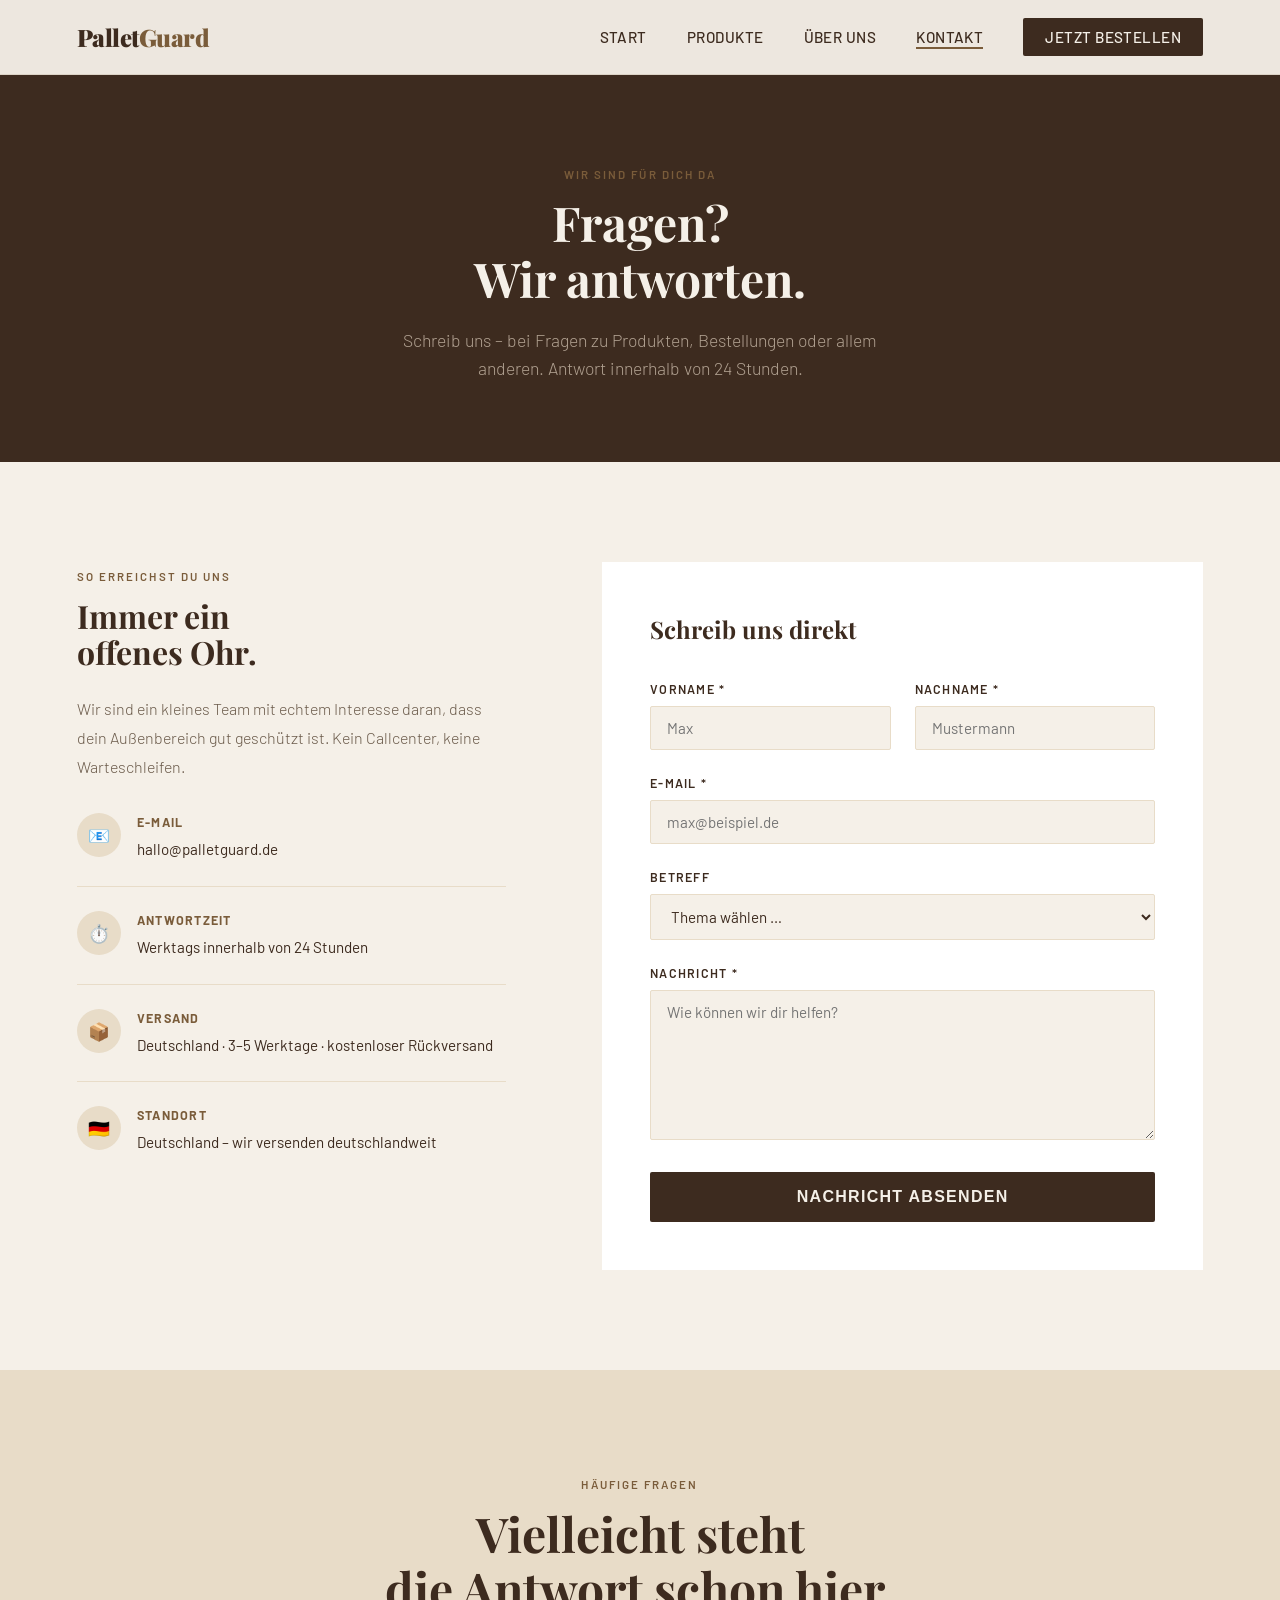
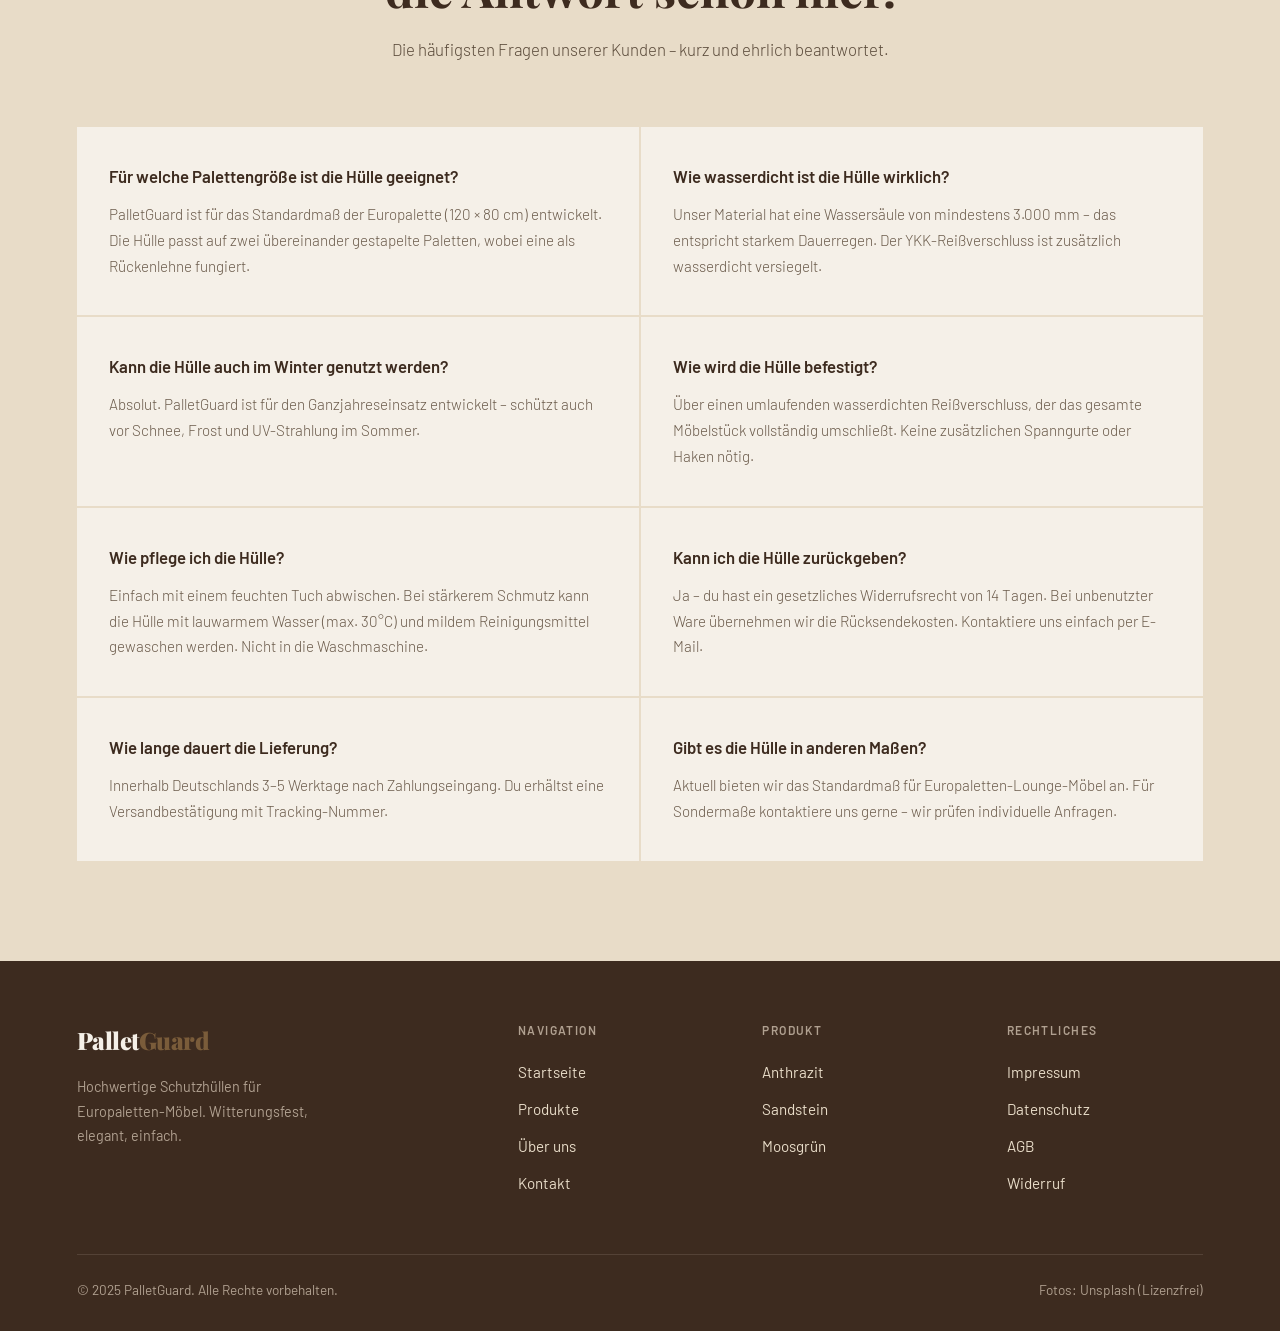
<file: kontakt.html>
<!DOCTYPE html>
<html lang="de">
<head>
  <meta charset="UTF-8" />
  <meta name="viewport" content="width=device-width, initial-scale=1.0" />
  <title>Kontakt – PalletGuard</title>
  <link rel="stylesheet" href="style.css" />
  <style>
    .contact-hero {
      padding: 160px 6vw 80px;
      background: var(--bark);
      text-align: center;
    }

    .contact-hero .section-title { color: var(--cream); }
    .contact-hero p { color: var(--stone); font-size: 1.1rem; font-weight: 300; max-width: 480px; margin: 0 auto; }

    /* ── CONTACT GRID ──────────────────────────────────── */
    .contact-section {
      padding: 100px 6vw;
      background: var(--cream);
      display: grid;
      grid-template-columns: 1fr 1.4fr;
      gap: 6rem;
      align-items: start;
    }

    .contact-info .section-title { font-size: 2rem; margin-bottom: 1.5rem; }

    .contact-info p {
      color: #6a5a4a;
      font-size: 1rem;
      line-height: 1.8;
      font-weight: 300;
      margin-bottom: 2rem;
    }

    .contact-item {
      display: flex;
      align-items: flex-start;
      gap: 16px;
      margin-bottom: 1.5rem;
      padding-bottom: 1.5rem;
      border-bottom: 1px solid var(--sand);
    }

    .contact-item:last-child { border-bottom: none; }

    .contact-icon {
      width: 44px;
      height: 44px;
      background: var(--sand);
      border-radius: 50%;
      display: flex;
      align-items: center;
      justify-content: center;
      font-size: 1.1rem;
      flex-shrink: 0;
    }

    .contact-item-text strong {
      display: block;
      font-size: 0.78rem;
      letter-spacing: 0.1em;
      text-transform: uppercase;
      color: var(--earth);
      margin-bottom: 3px;
    }

    .contact-item-text span {
      font-size: 0.95rem;
      color: var(--bark);
    }

    /* ── FORM ──────────────────────────────────────────── */
    .contact-form-wrap {
      background: white;
      padding: 48px;
    }

    .form-row {
      display: grid;
      grid-template-columns: 1fr 1fr;
      gap: 1.5rem;
      margin-bottom: 1.5rem;
    }

    .form-group {
      display: flex;
      flex-direction: column;
      gap: 6px;
    }

    .form-group.full { grid-column: 1 / -1; }

    .form-group label {
      font-size: 0.78rem;
      font-weight: 600;
      letter-spacing: 0.1em;
      text-transform: uppercase;
      color: var(--bark);
    }

    .form-group input,
    .form-group select,
    .form-group textarea {
      padding: 12px 16px;
      border: 1px solid var(--sand);
      background: var(--cream);
      font-family: 'Barlow', sans-serif;
      font-size: 0.95rem;
      color: var(--bark);
      outline: none;
      transition: border-color 0.2s;
      border-radius: 2px;
    }

    .form-group input:focus,
    .form-group select:focus,
    .form-group textarea:focus { border-color: var(--earth); background: white; }

    .form-group textarea { height: 150px; resize: vertical; }

    .form-submit { margin-top: 2rem; }

    .success-msg {
      display: none;
      padding: 1.5rem;
      background: #eef5ee;
      border: 1px solid var(--moosgruen);
      color: var(--forest);
      font-weight: 500;
      border-radius: 2px;
      margin-top: 1.5rem;
      text-align: center;
    }

    /* ── FAQ ───────────────────────────────────────────── */
    .faq-section {
      padding: 100px 6vw;
      background: var(--sand);
    }

    .faq-header {
      text-align: center;
      max-width: 520px;
      margin: 0 auto 4rem;
    }

    .faq-header p { color: #5a4a3a; font-size: 1.05rem; font-weight: 300; }

    .faq-grid {
      display: grid;
      grid-template-columns: 1fr 1fr;
      gap: 2px;
    }

    .faq-item {
      background: var(--cream);
      padding: 36px 32px;
    }

    .faq-item h3 {
      font-weight: 600;
      color: var(--bark);
      margin-bottom: 0.75rem;
      font-size: 1.05rem;
    }

    .faq-item p {
      color: #6a5a4a;
      font-size: 0.95rem;
      line-height: 1.7;
      font-weight: 300;
    }

    @media (max-width: 900px) {
      .contact-section { grid-template-columns: 1fr; gap: 3rem; }
      .form-row { grid-template-columns: 1fr; }
      .contact-form-wrap { padding: 32px 24px; }
      .faq-grid { grid-template-columns: 1fr; }
    }
  </style>
</head>
<body>

<nav id="navbar">
  <a href="index.html" class="nav-logo">Pallet<span>Guard</span></a>
  <ul class="nav-links">
    <li><a href="index.html">Start</a></li>
    <li><a href="produkte.html">Produkte</a></li>
    <li><a href="ueber-uns.html">Über uns</a></li>
    <li><a href="kontakt.html" class="active">Kontakt</a></li>
    <li><a href="produkte.html#bestellen" class="nav-cta">Jetzt bestellen</a></li>
  </ul>
  <div class="hamburger" onclick="toggleMenu()"><span></span><span></span><span></span></div>
</nav>

<!-- HERO -->
<section class="contact-hero">
  <span class="section-label">Wir sind für dich da</span>
  <h1 class="section-title">Fragen?<br>Wir antworten.</h1>
  <p>Schreib uns – bei Fragen zu Produkten, Bestellungen oder allem anderen. Antwort innerhalb von 24 Stunden.</p>
</section>

<!-- CONTACT -->
<section class="contact-section">
  <div class="contact-info">
    <span class="section-label">So erreichst du uns</span>
    <h2 class="section-title">Immer ein<br>offenes Ohr.</h2>
    <p>Wir sind ein kleines Team mit echtem Interesse daran, dass dein Außenbereich gut geschützt ist. Kein Callcenter, keine Warteschleifen.</p>

    <div class="contact-item">
      <div class="contact-icon">📧</div>
      <div class="contact-item-text">
        <strong>E-Mail</strong>
        <span>hallo@palletguard.de</span>
      </div>
    </div>

    <div class="contact-item">
      <div class="contact-icon">⏱️</div>
      <div class="contact-item-text">
        <strong>Antwortzeit</strong>
        <span>Werktags innerhalb von 24 Stunden</span>
      </div>
    </div>

    <div class="contact-item">
      <div class="contact-icon">📦</div>
      <div class="contact-item-text">
        <strong>Versand</strong>
        <span>Deutschland · 3–5 Werktage · kostenloser Rückversand</span>
      </div>
    </div>

    <div class="contact-item">
      <div class="contact-icon">🇩🇪</div>
      <div class="contact-item-text">
        <strong>Standort</strong>
        <span>Deutschland – wir versenden deutschlandweit</span>
      </div>
    </div>
  </div>

  <div class="contact-form-wrap">
    <h3 style="font-family: 'Playfair Display', serif; font-size: 1.5rem; color: var(--bark); margin-bottom: 2rem;">Schreib uns direkt</h3>
    <div class="form-row">
      <div class="form-group">
        <label>Vorname *</label>
        <input type="text" id="c-vorname" placeholder="Max" />
      </div>
      <div class="form-group">
        <label>Nachname *</label>
        <input type="text" id="c-nachname" placeholder="Mustermann" />
      </div>
    </div>
    <div class="form-row">
      <div class="form-group full">
        <label>E-Mail *</label>
        <input type="email" id="c-email" placeholder="max@beispiel.de" />
      </div>
    </div>
    <div class="form-row">
      <div class="form-group full">
        <label>Betreff</label>
        <select id="c-betreff">
          <option value="">Thema wählen …</option>
          <option>Frage zur Bestellung</option>
          <option>Frage zum Produkt</option>
          <option>Retoure / Rückgabe</option>
          <option>Zusammenarbeit / B2B</option>
          <option>Sonstiges</option>
        </select>
      </div>
    </div>
    <div class="form-row">
      <div class="form-group full">
        <label>Nachricht *</label>
        <textarea id="c-nachricht" placeholder="Wie können wir dir helfen?"></textarea>
      </div>
    </div>
    <div class="form-submit">
      <button class="btn-primary" onclick="sendContact()" style="width: 100%; padding: 16px; font-size: 1rem;">
        Nachricht absenden
      </button>
    </div>
    <div class="success-msg" id="contactSuccess">
      ✅ Danke für deine Nachricht! Wir melden uns innerhalb von 24 Stunden.
    </div>
  </div>
</section>

<!-- FAQ -->
<section class="faq-section">
  <div class="faq-header">
    <span class="section-label">Häufige Fragen</span>
    <h2 class="section-title">Vielleicht steht<br>die Antwort schon hier.</h2>
    <p>Die häufigsten Fragen unserer Kunden – kurz und ehrlich beantwortet.</p>
  </div>
  <div class="faq-grid">
    <div class="faq-item">
      <h3>Für welche Palettengröße ist die Hülle geeignet?</h3>
      <p>PalletGuard ist für das Standardmaß der Europalette (120 × 80 cm) entwickelt. Die Hülle passt auf zwei übereinander gestapelte Paletten, wobei eine als Rückenlehne fungiert.</p>
    </div>
    <div class="faq-item">
      <h3>Wie wasserdicht ist die Hülle wirklich?</h3>
      <p>Unser Material hat eine Wassersäule von mindestens 3.000 mm – das entspricht starkem Dauerregen. Der YKK-Reißverschluss ist zusätzlich wasserdicht versiegelt.</p>
    </div>
    <div class="faq-item">
      <h3>Kann die Hülle auch im Winter genutzt werden?</h3>
      <p>Absolut. PalletGuard ist für den Ganzjahreseinsatz entwickelt – schützt auch vor Schnee, Frost und UV-Strahlung im Sommer.</p>
    </div>
    <div class="faq-item">
      <h3>Wie wird die Hülle befestigt?</h3>
      <p>Über einen umlaufenden wasserdichten Reißverschluss, der das gesamte Möbelstück vollständig umschließt. Keine zusätzlichen Spanngurte oder Haken nötig.</p>
    </div>
    <div class="faq-item">
      <h3>Wie pflege ich die Hülle?</h3>
      <p>Einfach mit einem feuchten Tuch abwischen. Bei stärkerem Schmutz kann die Hülle mit lauwarmem Wasser (max. 30°C) und mildem Reinigungsmittel gewaschen werden. Nicht in die Waschmaschine.</p>
    </div>
    <div class="faq-item">
      <h3>Kann ich die Hülle zurückgeben?</h3>
      <p>Ja – du hast ein gesetzliches Widerrufsrecht von 14 Tagen. Bei unbenutzter Ware übernehmen wir die Rücksendekosten. Kontaktiere uns einfach per E-Mail.</p>
    </div>
    <div class="faq-item">
      <h3>Wie lange dauert die Lieferung?</h3>
      <p>Innerhalb Deutschlands 3–5 Werktage nach Zahlungseingang. Du erhältst eine Versandbestätigung mit Tracking-Nummer.</p>
    </div>
    <div class="faq-item">
      <h3>Gibt es die Hülle in anderen Maßen?</h3>
      <p>Aktuell bieten wir das Standardmaß für Europaletten-Lounge-Möbel an. Für Sondermaße kontaktiere uns gerne – wir prüfen individuelle Anfragen.</p>
    </div>
  </div>
</section>

<!-- FOOTER -->
<footer>
  <div class="footer-grid">
    <div class="footer-brand">
      <a href="index.html" class="nav-logo">Pallet<span style="color:var(--earth)">Guard</span></a>
      <p>Hochwertige Schutzhüllen für Europaletten-Möbel. Witterungsfest, elegant, einfach.</p>
    </div>
    <div><h4>Navigation</h4><ul class="footer-links"><li><a href="index.html">Startseite</a></li><li><a href="produkte.html">Produkte</a></li><li><a href="ueber-uns.html">Über uns</a></li><li><a href="kontakt.html">Kontakt</a></li></ul></div>
    <div><h4>Produkt</h4><ul class="footer-links"><li><a href="produkte.html">Anthrazit</a></li><li><a href="produkte.html">Sandstein</a></li><li><a href="produkte.html">Moosgrün</a></li></ul></div>
    <div><h4>Rechtliches</h4><ul class="footer-links"><li><a href="#">Impressum</a></li><li><a href="#">Datenschutz</a></li><li><a href="#">AGB</a></li><li><a href="#">Widerruf</a></li></ul></div>
  </div>
  <div class="footer-bottom">
    <span>© 2025 PalletGuard. Alle Rechte vorbehalten.</span>
    <span>Fotos: Unsplash (Lizenzfrei)</span>
  </div>
</footer>

<script>
  const nav = document.getElementById('navbar');
  window.addEventListener('scroll', () => nav.classList.toggle('scrolled', window.scrollY > 20));
  function toggleMenu() {
    const links = document.querySelector('.nav-links');
    links.style.display = links.style.display === 'flex' ? 'none' : 'flex';
    links.style.flexDirection = 'column'; links.style.position = 'absolute';
    links.style.top = '72px'; links.style.left = '0'; links.style.right = '0';
    links.style.background = 'var(--cream)'; links.style.padding = '1.5rem 6vw';
    links.style.borderBottom = '1px solid var(--sand)';
  }
  function sendContact() {
    const v = document.getElementById('c-vorname').value.trim();
    const e = document.getElementById('c-email').value.trim();
    const m = document.getElementById('c-nachricht').value.trim();
    if (!v || !e || !m) { alert('Bitte Vorname, E-Mail und Nachricht ausfüllen.'); return; }
    document.getElementById('contactSuccess').style.display = 'block';
    const btn = document.querySelector('.form-submit button');
    btn.disabled = true; btn.textContent = 'Nachricht gesendet ✓';
  }
</script>
</body>
</html>
</file>
<file: style.css>
@import url('https://fonts.googleapis.com/css2?family=Playfair+Display:wght@700;900&family=Barlow:wght@300;400;500;600&display=swap');

:root {
  --sand: #e8dcc8;
  --earth: #7a5c3a;
  --bark: #3d2b1f;
  --stone: #b0a090;
  --cream: #f5f0e8;
  --forest: #4a5e45;
  --slate: #2c2c2c;
  --white: #ffffff;

  /* Product Colors */
  --anthrazit: #3a3d42;
  --sandstone: #c4a97d;
  --moosgruen: #4a5e45;
}

* { margin: 0; padding: 0; box-sizing: border-box; }

html { scroll-behavior: smooth; }

body {
  font-family: 'Barlow', sans-serif;
  background: var(--cream);
  color: var(--slate);
  font-weight: 400;
  line-height: 1.6;
}

/* ── NAV ───────────────────────────────────────── */
nav {
  position: fixed;
  top: 0; left: 0; right: 0;
  z-index: 999;
  display: flex;
  align-items: center;
  justify-content: space-between;
  padding: 18px 6vw;
  background: rgba(245,240,232,0.96);
  backdrop-filter: blur(8px);
  border-bottom: 1px solid rgba(122,92,58,0.15);
  transition: box-shadow 0.3s;
}

nav.scrolled { box-shadow: 0 4px 24px rgba(61,43,31,0.10); }

.nav-logo {
  font-family: 'Playfair Display', serif;
  font-size: 1.5rem;
  font-weight: 900;
  color: var(--bark);
  text-decoration: none;
  letter-spacing: -0.5px;
}

.nav-logo span { color: var(--earth); }

.nav-links {
  display: flex;
  gap: 2.5rem;
  list-style: none;
}

.nav-links a {
  text-decoration: none;
  color: var(--bark);
  font-weight: 500;
  font-size: 0.95rem;
  letter-spacing: 0.03em;
  text-transform: uppercase;
  transition: color 0.2s;
  position: relative;
}

.nav-links a::after {
  content: '';
  position: absolute;
  bottom: -3px; left: 0; right: 0;
  height: 2px;
  background: var(--earth);
  transform: scaleX(0);
  transition: transform 0.25s;
}

.nav-links a:hover::after,
.nav-links a.active::after { transform: scaleX(1); }
.nav-links a:hover { color: var(--earth); }

.nav-cta {
  background: var(--bark);
  color: var(--cream) !important;
  padding: 10px 22px;
  border-radius: 2px;
  transition: background 0.2s !important;
}

.nav-cta:hover { background: var(--earth) !important; color: var(--cream) !important; }
.nav-cta::after { display: none !important; }

/* ── HAMBURGER ─────────────────────────────────── */
.hamburger {
  display: none;
  flex-direction: column;
  gap: 5px;
  cursor: pointer;
  padding: 5px;
}

.hamburger span {
  display: block;
  width: 24px;
  height: 2px;
  background: var(--bark);
  transition: all 0.3s;
}

/* ── FOOTER ────────────────────────────────────── */
footer {
  background: var(--bark);
  color: var(--sand);
  padding: 60px 6vw 30px;
}

.footer-grid {
  display: grid;
  grid-template-columns: 2fr 1fr 1fr 1fr;
  gap: 3rem;
  margin-bottom: 3rem;
}

.footer-brand .nav-logo {
  color: var(--cream);
  display: block;
  margin-bottom: 1rem;
}

.footer-brand p {
  font-size: 0.9rem;
  color: var(--stone);
  line-height: 1.7;
  max-width: 260px;
}

footer h4 {
  font-family: 'Barlow', sans-serif;
  font-weight: 600;
  font-size: 0.75rem;
  letter-spacing: 0.12em;
  text-transform: uppercase;
  color: var(--stone);
  margin-bottom: 1.2rem;
}

.footer-links { list-style: none; }

.footer-links li { margin-bottom: 0.7rem; }

.footer-links a {
  text-decoration: none;
  color: var(--sand);
  font-size: 0.95rem;
  transition: color 0.2s;
}

.footer-links a:hover { color: var(--white); }

.footer-bottom {
  border-top: 1px solid rgba(176,160,144,0.2);
  padding-top: 1.5rem;
  display: flex;
  justify-content: space-between;
  align-items: center;
  font-size: 0.85rem;
  color: var(--stone);
}

/* ── BUTTONS ───────────────────────────────────── */
.btn-primary {
  display: inline-block;
  background: var(--bark);
  color: var(--cream);
  padding: 14px 32px;
  text-decoration: none;
  font-weight: 600;
  font-size: 0.9rem;
  letter-spacing: 0.08em;
  text-transform: uppercase;
  border-radius: 2px;
  transition: background 0.2s, transform 0.2s;
  border: none;
  cursor: pointer;
}

.btn-primary:hover { background: var(--earth); transform: translateY(-1px); }

.btn-secondary {
  display: inline-block;
  border: 2px solid var(--bark);
  color: var(--bark);
  padding: 12px 30px;
  text-decoration: none;
  font-weight: 600;
  font-size: 0.9rem;
  letter-spacing: 0.08em;
  text-transform: uppercase;
  border-radius: 2px;
  transition: all 0.2s;
  background: transparent;
  cursor: pointer;
}

.btn-secondary:hover { background: var(--bark); color: var(--cream); }

/* ── SECTION TITLES ────────────────────────────── */
.section-label {
  display: inline-block;
  font-size: 0.72rem;
  font-weight: 600;
  letter-spacing: 0.18em;
  text-transform: uppercase;
  color: var(--earth);
  margin-bottom: 0.75rem;
}

.section-title {
  font-family: 'Playfair Display', serif;
  font-size: clamp(2rem, 4vw, 3rem);
  font-weight: 700;
  color: var(--bark);
  line-height: 1.15;
  margin-bottom: 1.25rem;
}

/* ── RESPONSIVE ────────────────────────────────── */
@media (max-width: 768px) {
  .nav-links { display: none; }
  .hamburger { display: flex; }
  .footer-grid { grid-template-columns: 1fr 1fr; gap: 2rem; }
  .footer-bottom { flex-direction: column; gap: 0.5rem; text-align: center; }
}
</file>
